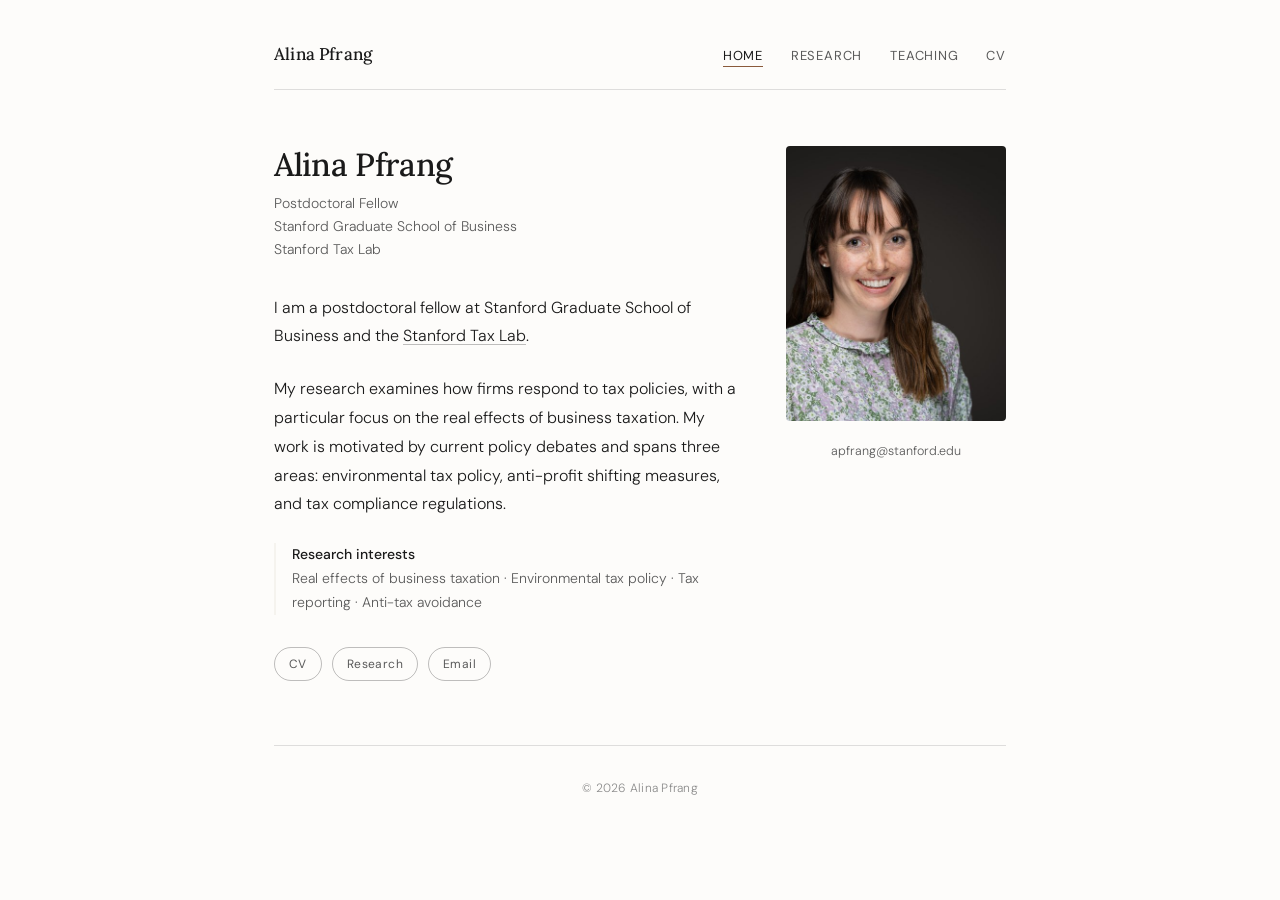
<file: index.html>
<!DOCTYPE html>
<html lang="en">
<head>
  <meta charset="UTF-8">
  <meta name="viewport" content="width=device-width, initial-scale=1.0">
  <title>Alina Pfrang</title>
  <meta name="description" content="Alina Pfrang — Postdoctoral Fellow at Stanford Graduate School of Business and the Stanford Tax Lab. Research on how firms respond to tax policy.">
  <link rel="stylesheet" href="style.css">
</head>
<body>
  <div class="container">
    <nav>
      <a href="index.html" class="nav-name">Alina Pfrang</a>
      <ul class="nav-links">
        <li><a href="index.html" class="active">Home</a></li>
        <li><a href="research.html">Research</a></li>
        <li><a href="teaching.html">Teaching</a></li>
        <li><a href="cv.html">CV</a></li>
      </ul>
    </nav>

    <section class="hero">
      <div>
        <h1>Alina Pfrang</h1>
        <p class="position">
          <span>Postdoctoral Fellow</span>
          <span>Stanford Graduate School of Business</span>
          <span>Stanford Tax Lab</span>
        </p>

        <p class="about-text">
          I am a postdoctoral fellow at Stanford Graduate School of Business and the
          <a href="https://stax.stanford.edu/" target="_blank">Stanford Tax Lab</a>.
        </p>

        <p class="about-text">
          My research examines how firms respond to tax policies, with a particular
          focus on the real effects of business taxation. My work is motivated by
          current policy debates and spans three areas: environmental tax policy,
          anti-profit shifting measures, and tax compliance regulations.
        </p>

        <p class="interests">
          <strong>Research interests</strong><br>
          Real effects of business taxation · Environmental tax policy ·
          Tax reporting · Anti-tax avoidance
        </p>

        <div class="links">
          <a class="link-pill" href="cv.html">CV</a>
          <a class="link-pill" href="research.html">Research</a>
          <a class="link-pill" href="mailto:apfrang@stanford.edu">Email</a>
        </div>
      </div>

      <div class="photo-col">
        <div class="photo-frame">
          <img src="assets/photo.jpg" alt="Alina Pfrang">
        </div>
        <div class="contact-mini">
          <a href="mailto:apfrang@stanford.edu">apfrang@stanford.edu</a>
        </div>
      </div>
    </section>

    <footer>
      © 2026 Alina Pfrang
    </footer>
  </div>
</body>
</html>
</file>
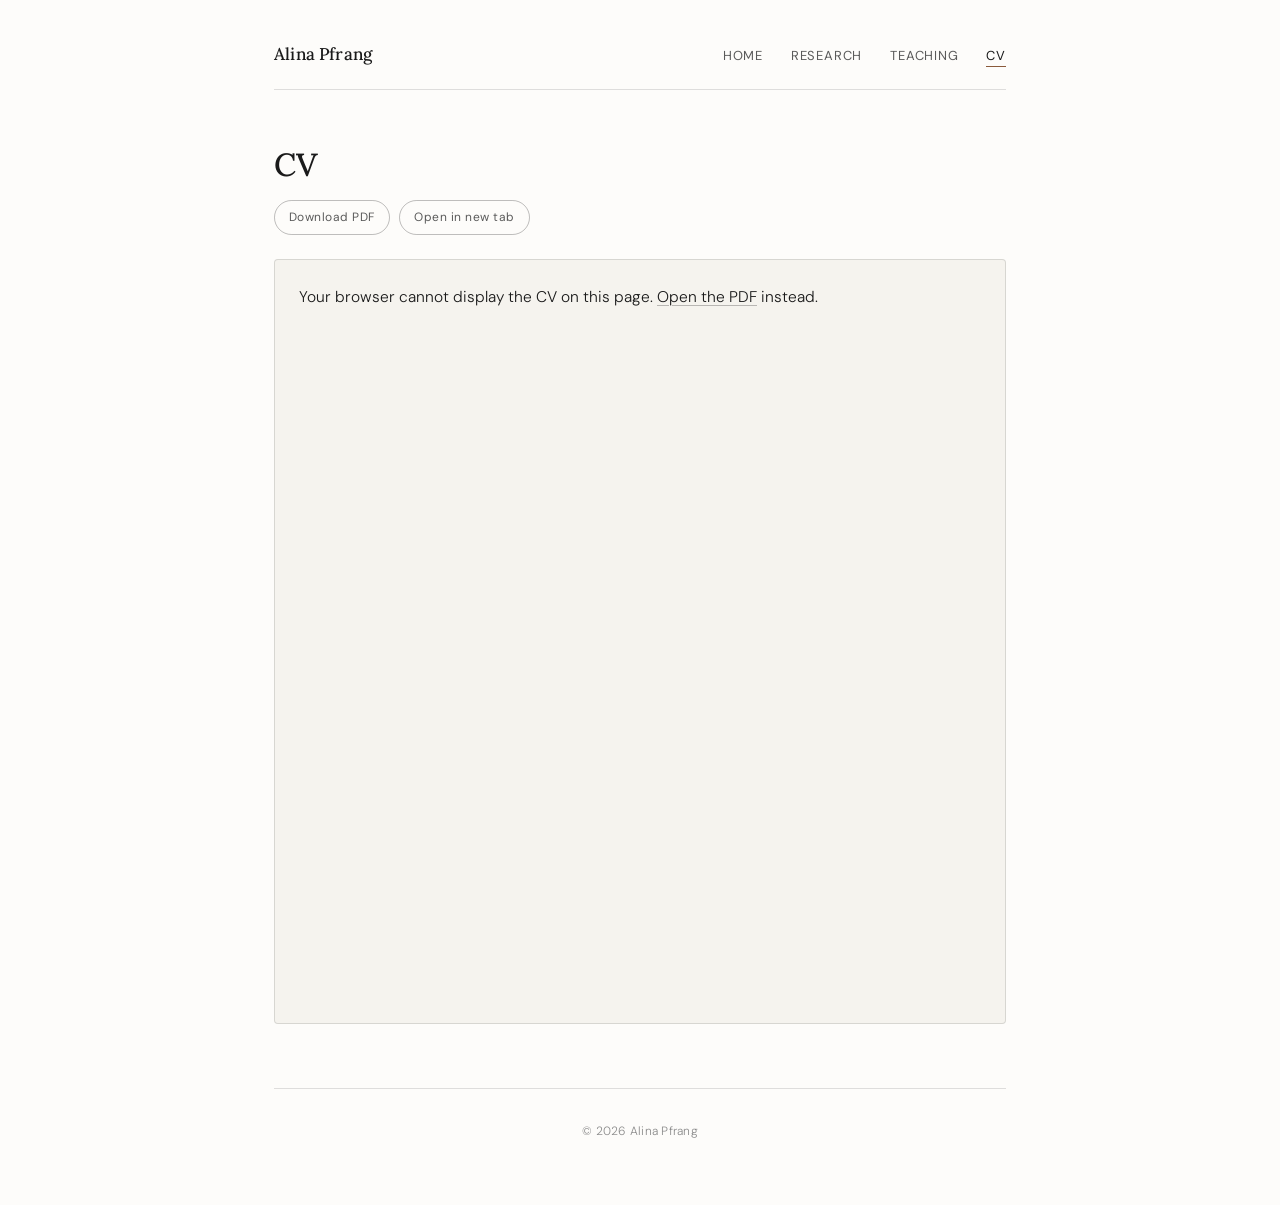
<file: cv.html>
<!DOCTYPE html>
<html lang="en">
<head>
  <meta charset="UTF-8">
  <meta name="viewport" content="width=device-width, initial-scale=1.0">
  <title>CV — Alina Pfrang</title>
  <meta name="description" content="Curriculum vitae of Alina Pfrang, Postdoctoral Fellow at Stanford Graduate School of Business and the Stanford Tax Lab.">
  <link rel="stylesheet" href="style.css">
</head>
<body>
  <div class="container">
    <nav>
      <a href="index.html" class="nav-name">Alina Pfrang</a>
      <ul class="nav-links">
        <li><a href="index.html">Home</a></li>
        <li><a href="research.html">Research</a></li>
        <li><a href="teaching.html">Teaching</a></li>
        <li><a href="cv.html" class="active">CV</a></li>
      </ul>
    </nav>

    <h1>CV</h1>
    <div class="cv-actions">
      <a class="link-pill" href="assets/CV_AlinaPfrang.pdf" download>Download PDF</a>
      <a class="link-pill" href="assets/CV_AlinaPfrang.pdf" target="_blank" rel="noopener">Open in new tab</a>
    </div>

    <object class="cv-viewer" data="assets/CV_AlinaPfrang.pdf#view=FitH&navpanes=0" type="application/pdf" aria-label="Curriculum vitae of Alina Pfrang">
      <p class="cv-fallback">
        Your browser cannot display the CV on this page.
        <a href="assets/CV_AlinaPfrang.pdf" target="_blank" rel="noopener">Open the PDF</a> instead.
      </p>
    </object>

    <p class="cv-mobile-note">
      The CV is a PDF. Use the buttons above to open or download it.
    </p>

    <footer>
      © 2026 Alina Pfrang
    </footer>
  </div>
</body>
</html>
</file>
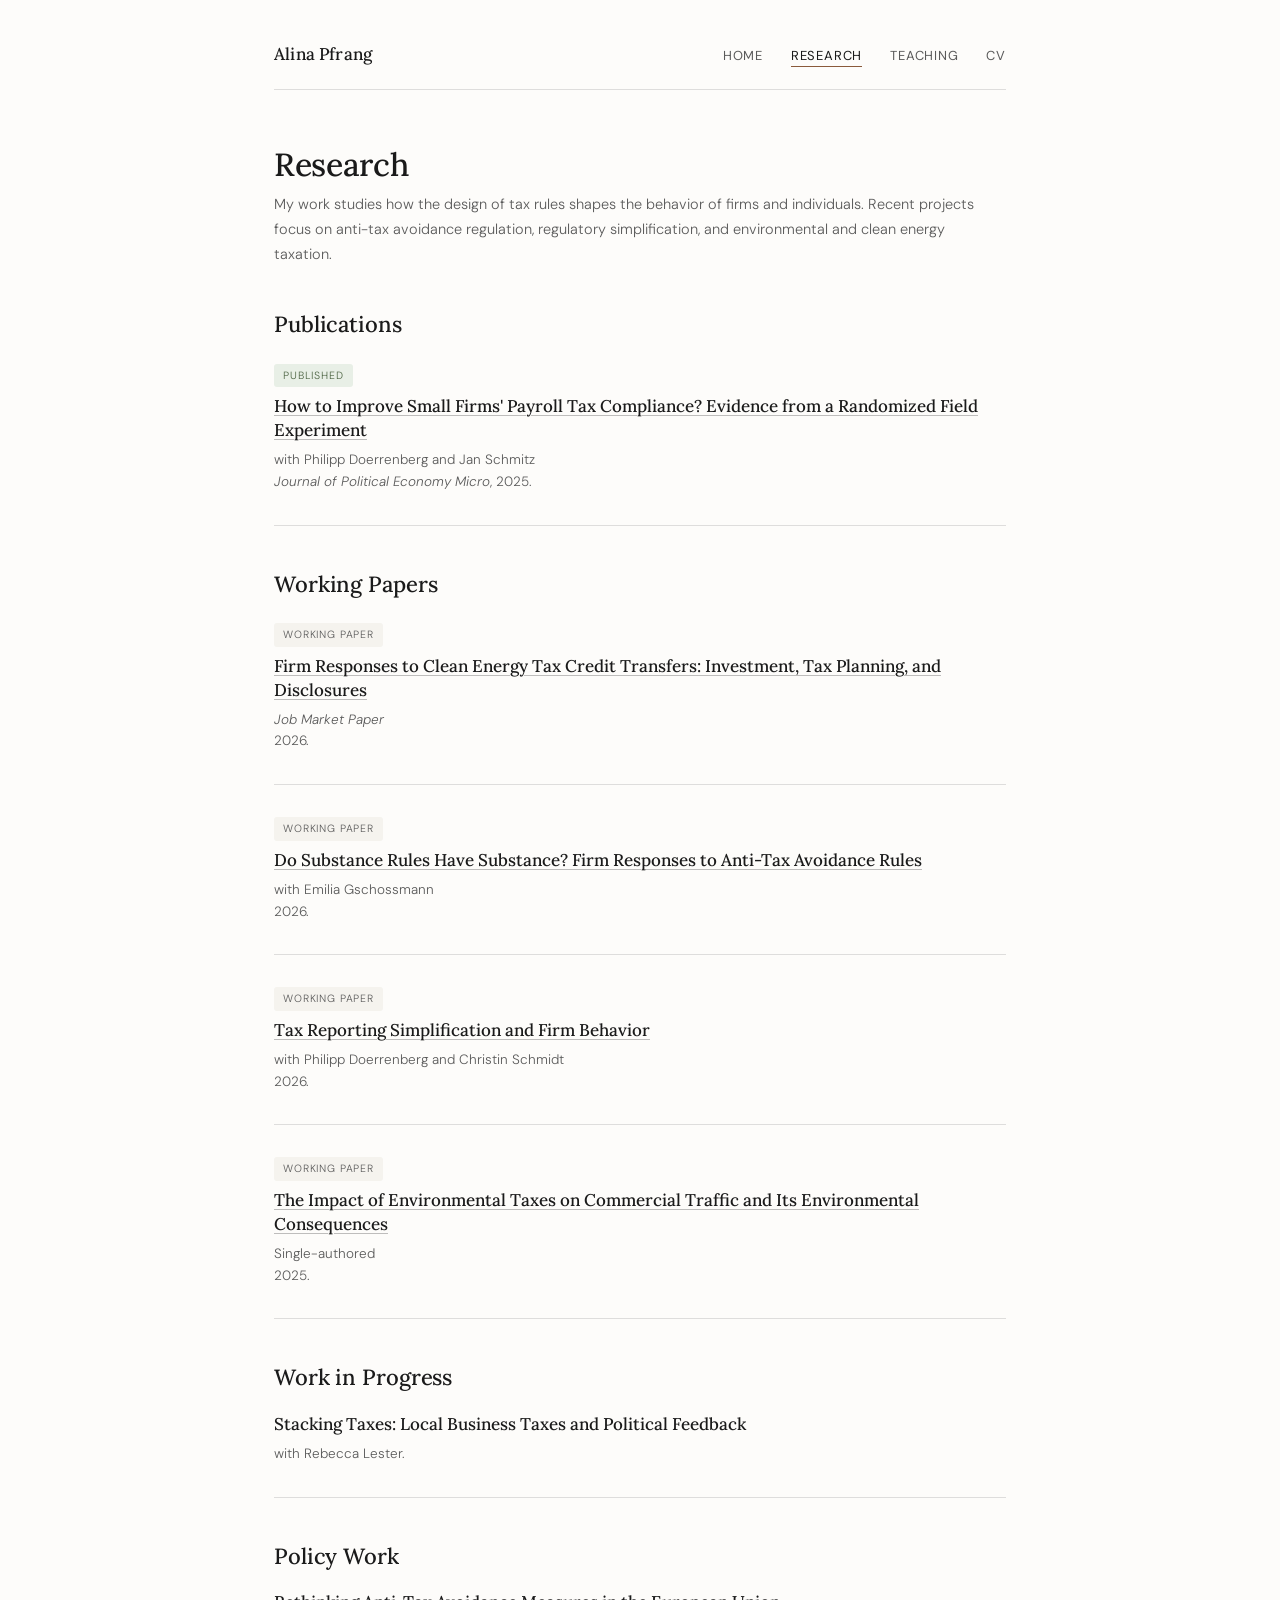
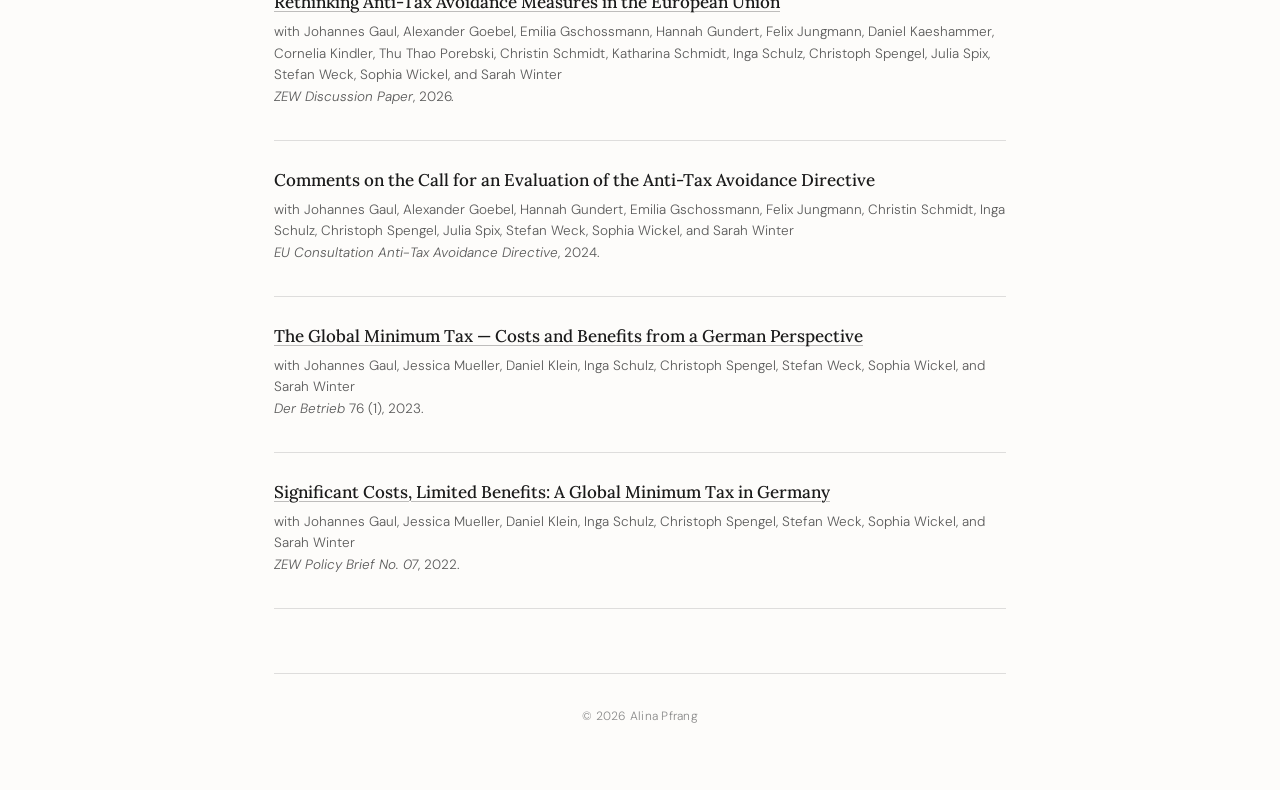
<file: research.html>
<!DOCTYPE html>
<html lang="en">
<head>
  <meta charset="UTF-8">
  <meta name="viewport" content="width=device-width, initial-scale=1.0">
  <title>Research — Alina Pfrang</title>
  <meta name="description" content="Research and publications by Alina Pfrang on tax accounting, anti-tax avoidance, regulatory simplification, and environmental taxation.">
  <link rel="stylesheet" href="style.css">
</head>
<body>
  <div class="container">
    <nav>
      <a href="index.html" class="nav-name">Alina Pfrang</a>
      <ul class="nav-links">
        <li><a href="index.html">Home</a></li>
        <li><a href="research.html" class="active">Research</a></li>
        <li><a href="teaching.html">Teaching</a></li>
        <li><a href="cv.html">CV</a></li>
      </ul>
    </nav>

    <h1>Research</h1>
    <p class="section-intro">
      My work studies how the design of tax rules shapes the behavior of firms
      and individuals. Recent projects focus on anti-tax avoidance regulation,
      regulatory simplification, and environmental and clean energy taxation.
    </p>

    <h2>Publications</h2>

    <div class="paper">
      <span class="paper-status published">Published</span>
      <h3 class="paper-title" style="font-size:17px; color:var(--text-primary); text-transform:none; letter-spacing:0; font-family:'Lora',serif; font-weight:500; margin-top:0;">
        <a href="https://doi.org/10.1086/737569" target="_blank" rel="noopener">How to Improve Small Firms' Payroll Tax Compliance? Evidence from a Randomized Field Experiment</a>
      </h3>
      <p class="paper-meta">
        with Philipp Doerrenberg and Jan Schmitz<br>
        <em>Journal of Political Economy Micro</em>, 2025.
      </p>
    </div>

    <h2>Working Papers</h2>

    <div class="paper">
      <span class="paper-status">Working paper</span>
      <h3 class="paper-title" style="font-size:17px; color:var(--text-primary); text-transform:none; letter-spacing:0; font-family:'Lora',serif; font-weight:500; margin-top:0;">
        <a href="assets/Pfrang_TaxCreditTransfers.pdf" target="_blank" rel="noopener">Firm Responses to Clean Energy Tax Credit Transfers: Investment, Tax Planning, and Disclosures</a>
      </h3>
      <p class="paper-meta">
        <em>Job Market Paper</em><br>
        2026.
      </p>
    </div>

    <div class="paper">
      <span class="paper-status">Working paper</span>
      <h3 class="paper-title" style="font-size:17px; color:var(--text-primary); text-transform:none; letter-spacing:0; font-family:'Lora',serif; font-weight:500; margin-top:0;">
        <a href="assets/GschossmannPfrang2024_MultinationalsResponsesATADCFC_.pdf" target="_blank" rel="noopener">Do Substance Rules Have Substance? Firm Responses to Anti-Tax Avoidance Rules</a>
      </h3>
      <p class="paper-meta">
        with Emilia Gschossmann<br>
        2026.
      </p>
    </div>

    <div class="paper">
      <span class="paper-status">Working paper</span>
      <h3 class="paper-title" style="font-size:17px; color:var(--text-primary); text-transform:none; letter-spacing:0; font-family:'Lora',serif; font-weight:500; margin-top:0;">
        <a href="assets/DoerrenbergPfrangSchmidt2024_SimplificationVATCompliance.pdf" target="_blank" rel="noopener">Tax Reporting Simplification and Firm Behavior</a>
      </h3>
      <p class="paper-meta">
        with Philipp Doerrenberg and Christin Schmidt<br>
        2026.
      </p>
    </div>

    <div class="paper">
      <span class="paper-status">Working paper</span>
      <h3 class="paper-title" style="font-size:17px; color:var(--text-primary); text-transform:none; letter-spacing:0; font-family:'Lora',serif; font-weight:500; margin-top:0;">
        <a href="assets/Pfrang2025_EnvironmentalTaxTruckTraffic.pdf" target="_blank" rel="noopener">The Impact of Environmental Taxes on Commercial Traffic and Its Environmental Consequences</a>
      </h3>
      <p class="paper-meta">
        Single-authored<br>
        2025.
      </p>
    </div>

    <h2>Work in Progress</h2>

    <div class="paper">
      <h3 class="paper-title" style="font-size:17px; color:var(--text-primary); text-transform:none; letter-spacing:0; font-family:'Lora',serif; font-weight:500; margin-top:0;">
        Stacking Taxes: Local Business Taxes and Political Feedback
      </h3>
      <p class="paper-meta">with Rebecca Lester.</p>
    </div>

    <h2>Policy Work</h2>

    <div class="paper">
      <h3 class="paper-title" style="font-size:17px; color:var(--text-primary); text-transform:none; letter-spacing:0; font-family:'Lora',serif; font-weight:500; margin-top:0;">
        <a href="https://www.zew.de/fileadmin/FTP/dp/dp26002.pdf" target="_blank" rel="noopener">Rethinking Anti-Tax Avoidance Measures in the European Union</a>
      </h3>
      <p class="paper-meta">
        with Johannes Gaul, Alexander Goebel, Emilia Gschossmann, Hannah Gundert, Felix Jungmann, Daniel Kaeshammer, Cornelia Kindler, Thu Thao Porebski, Christin Schmidt, Katharina Schmidt, Inga Schulz, Christoph Spengel, Julia Spix, Stefan Weck, Sophia Wickel, and Sarah Winter<br>
        <em>ZEW Discussion Paper</em>, 2026.
      </p>
    </div>

    <div class="paper">
      <h3 class="paper-title" style="font-size:17px; color:var(--text-primary); text-transform:none; letter-spacing:0; font-family:'Lora',serif; font-weight:500; margin-top:0;">
        Comments on the Call for an Evaluation of the Anti-Tax Avoidance Directive
      </h3>
      <p class="paper-meta">
        with Johannes Gaul, Alexander Goebel, Hannah Gundert, Emilia Gschossmann, Felix Jungmann, Christin Schmidt, Inga Schulz, Christoph Spengel, Julia Spix, Stefan Weck, Sophia Wickel, and Sarah Winter<br>
        <em>EU Consultation Anti-Tax Avoidance Directive</em>, 2024.
      </p>
    </div>

    <div class="paper">
      <h3 class="paper-title" style="font-size:17px; color:var(--text-primary); text-transform:none; letter-spacing:0; font-family:'Lora',serif; font-weight:500; margin-top:0;">
        <a href="https://www.wiso-net.de/document/MCDB__DB1423881/toc?all=" target="_blank" rel="noopener">The Global Minimum Tax — Costs and Benefits from a German Perspective</a>
      </h3>
      <p class="paper-meta">
        with Johannes Gaul, Jessica Mueller, Daniel Klein, Inga Schulz, Christoph Spengel, Stefan Weck, Sophia Wickel, and Sarah Winter<br>
        <em>Der Betrieb</em> 76 (1), 2023.
      </p>
    </div>

    <div class="paper">
      <h3 class="paper-title" style="font-size:17px; color:var(--text-primary); text-transform:none; letter-spacing:0; font-family:'Lora',serif; font-weight:500; margin-top:0;">
        <a href="https://www.zew.de/fileadmin/FTP/policybrief/en/pb07-22.pdf" target="_blank" rel="noopener">Significant Costs, Limited Benefits: A Global Minimum Tax in Germany</a>
      </h3>
      <p class="paper-meta">
        with Johannes Gaul, Jessica Mueller, Daniel Klein, Inga Schulz, Christoph Spengel, Stefan Weck, Sophia Wickel, and Sarah Winter<br>
        <em>ZEW Policy Brief No. 07</em>, 2022.
      </p>
    </div>

    <footer>
      © 2026 Alina Pfrang
    </footer>
  </div>
</body>
</html>
</file>
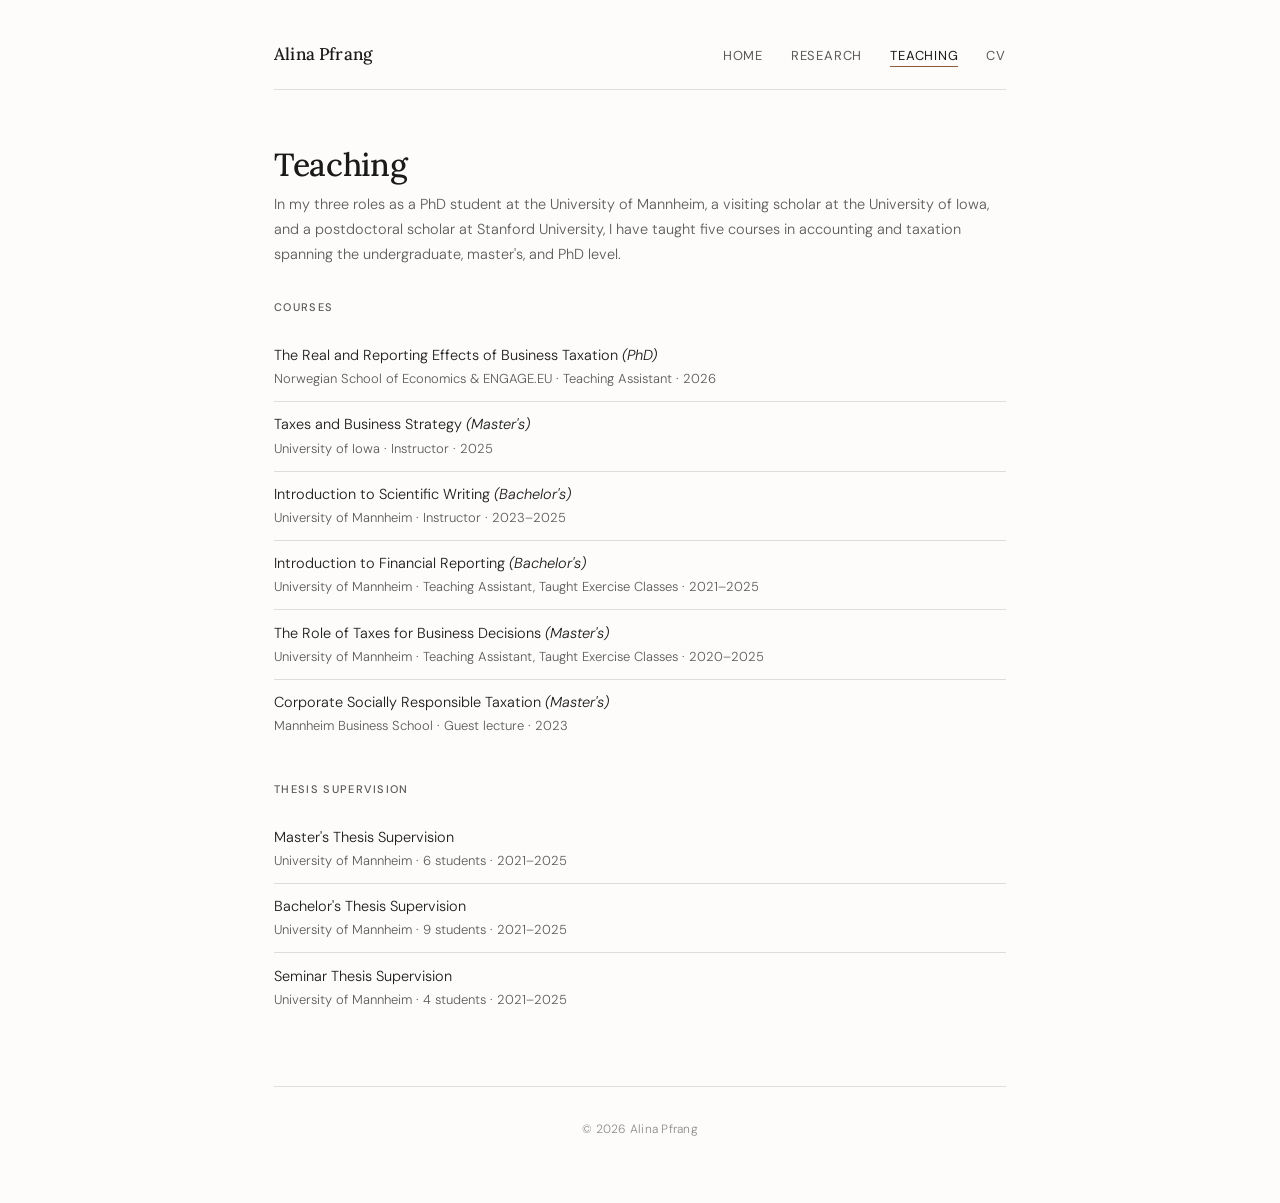
<file: teaching.html>
<!DOCTYPE html>
<html lang="en">
<head>
  <meta charset="UTF-8">
  <meta name="viewport" content="width=device-width, initial-scale=1.0">
  <title>Teaching — Alina Pfrang</title>
  <meta name="description" content="Teaching and supervision by Alina Pfrang at the University of Iowa, University of Mannheim, and Mannheim Business School.">
  <link rel="stylesheet" href="style.css">
</head>
<body>
  <div class="container">
    <nav>
      <a href="index.html" class="nav-name">Alina Pfrang</a>
      <ul class="nav-links">
        <li><a href="index.html">Home</a></li>
        <li><a href="research.html">Research</a></li>
        <li><a href="teaching.html" class="active">Teaching</a></li>
        <li><a href="cv.html">CV</a></li>
      </ul>
    </nav>

    <h1>Teaching</h1>
    <p class="section-intro">
      In my three roles as a PhD student at the University of Mannheim, a visiting
      scholar at the University of Iowa, and a postdoctoral scholar at Stanford
      University, I have taught five courses in accounting and taxation spanning
      the undergraduate, master's, and PhD level.
    </p>

    <h3>Courses</h3>
    <ul class="simple-list">
      <li>
        The Real and Reporting Effects of Business Taxation <em>(PhD)</em>
        <span class="item-meta">Norwegian School of Economics & ENGAGE.EU · Teaching Assistant · 2026</span>
      </li>
      <li>
        Taxes and Business Strategy <em>(Master's)</em>
        <span class="item-meta">University of Iowa · Instructor · 2025</span>
      </li>
      <li>
        Introduction to Scientific Writing <em>(Bachelor's)</em>
        <span class="item-meta">University of Mannheim · Instructor · 2023–2025</span>
      </li>
      <li>
        Introduction to Financial Reporting <em>(Bachelor's)</em>
        <span class="item-meta">University of Mannheim · Teaching Assistant, Taught Exercise Classes · 2021–2025</span>
      </li>
      <li>
        The Role of Taxes for Business Decisions <em>(Master's)</em>
        <span class="item-meta">University of Mannheim · Teaching Assistant, Taught Exercise Classes · 2020–2025</span>
      </li>
      <li>
        Corporate Socially Responsible Taxation <em>(Master's)</em>
        <span class="item-meta">Mannheim Business School · Guest lecture · 2023</span>
      </li>
    </ul>

    <h3>Thesis supervision</h3>
    <ul class="simple-list">
      <li>
        Master's Thesis Supervision
        <span class="item-meta">University of Mannheim · 6 students · 2021–2025</span>
      </li>
      <li>
        Bachelor's Thesis Supervision
        <span class="item-meta">University of Mannheim · 9 students · 2021–2025</span>
      </li>
      <li>
        Seminar Thesis Supervision
        <span class="item-meta">University of Mannheim · 4 students · 2021–2025</span>
      </li>
    </ul>

    <footer>
      © 2026 Alina Pfrang
    </footer>
  </div>
</body>
</html>
</file>
<file: style.css>
/* ============================================
   Alina Pfrang — Personal Website
   Typography: Lora (serif) + DM Sans (sans-serif)
   ============================================ */

@import url('https://fonts.googleapis.com/css2?family=Lora:ital,wght@0,400;0,500;1,400&family=DM+Sans:wght@300;400;500&display=swap');

:root {
  --text-primary: #1a1a1a;
  --text-secondary: #5a5a5a;
  --text-tertiary: #8a8a8a;
  --border: rgba(0, 0, 0, 0.12);
  --border-strong: rgba(0, 0, 0, 0.25);
  --bg: #fdfcfa;
  --bg-soft: #f5f3ee;
  --accent: #8a5a3b;
}

* {
  box-sizing: border-box;
  margin: 0;
  padding: 0;
}

html { scroll-behavior: smooth; }

body {
  font-family: 'DM Sans', sans-serif;
  font-weight: 300;
  font-size: 16px;
  line-height: 1.7;
  color: var(--text-primary);
  background: var(--bg);
  -webkit-font-smoothing: antialiased;
  -moz-osx-font-smoothing: grayscale;
}

.container {
  max-width: 780px;
  margin: 0 auto;
  padding: 2.5rem 1.5rem 4rem;
}

/* ---------- Navigation ---------- */
nav {
  display: flex;
  align-items: center;
  justify-content: space-between;
  margin-bottom: 3.5rem;
  padding-bottom: 1.25rem;
  border-bottom: 1px solid var(--border);
  flex-wrap: wrap;
  gap: 1rem;
}

.nav-name {
  font-family: 'Lora', serif;
  font-size: 17px;
  font-weight: 500;
  letter-spacing: 0.01em;
  text-decoration: none;
  color: var(--text-primary);
}

.nav-links {
  display: flex;
  gap: 1.75rem;
  list-style: none;
}

.nav-links a {
  font-size: 13px;
  font-weight: 400;
  color: var(--text-secondary);
  text-decoration: none;
  letter-spacing: 0.06em;
  text-transform: uppercase;
  transition: color 0.15s;
  padding-bottom: 2px;
  border-bottom: 1px solid transparent;
}

.nav-links a:hover { color: var(--text-primary); }
.nav-links a.active {
  color: var(--text-primary);
  border-bottom-color: var(--accent);
}

/* ---------- Typography ---------- */
h1 {
  font-family: 'Lora', serif;
  font-size: 32px;
  font-weight: 500;
  line-height: 1.2;
  margin-bottom: 0.5rem;
  letter-spacing: -0.01em;
}

h2 {
  font-family: 'Lora', serif;
  font-size: 22px;
  font-weight: 500;
  margin-bottom: 1rem;
  margin-top: 2.5rem;
  letter-spacing: -0.005em;
}

h3 {
  font-family: 'DM Sans', sans-serif;
  font-size: 11px;
  font-weight: 500;
  letter-spacing: 0.12em;
  text-transform: uppercase;
  color: var(--text-secondary);
  margin-bottom: 1rem;
  margin-top: 2rem;
}

p {
  margin-bottom: 1.1rem;
  font-size: 15.5px;
}

a {
  color: var(--text-primary);
  text-decoration: underline;
  text-decoration-color: var(--border-strong);
  text-underline-offset: 3px;
  text-decoration-thickness: 1px;
  transition: text-decoration-color 0.15s;
}

a:hover { text-decoration-color: var(--accent); }

/* ---------- Home page hero ---------- */
.hero {
  display: grid;
  grid-template-columns: 1fr 220px;
  gap: 3rem;
  align-items: start;
  margin-bottom: 2rem;
}

.position {
  font-size: 14px;
  color: var(--text-secondary);
  line-height: 1.65;
  margin-bottom: 2rem;
}

.position span { display: block; }

.about-text {
  font-size: 16px;
  line-height: 1.8;
  margin-bottom: 1.5rem;
}

.interests {
  font-size: 14px;
  color: var(--text-secondary);
  margin-bottom: 2rem;
  padding-left: 1rem;
  border-left: 2px solid var(--bg-soft);
}

.interests strong {
  color: var(--text-primary);
  font-weight: 500;
}

.links {
  display: flex;
  flex-wrap: wrap;
  gap: 0.6rem;
}

.link-pill {
  font-family: 'DM Sans', sans-serif;
  font-size: 12px;
  font-weight: 400;
  letter-spacing: 0.04em;
  padding: 6px 14px;
  border: 1px solid var(--border-strong);
  border-radius: 20px;
  color: var(--text-secondary);
  text-decoration: none;
  transition: all 0.15s;
  background: transparent;
}

.link-pill:hover {
  color: var(--text-primary);
  border-color: var(--accent);
  background: var(--bg-soft);
}

/* ---------- Photo column ---------- */
.photo-col {
  display: flex;
  flex-direction: column;
  align-items: center;
  gap: 1.25rem;
}

.photo-frame {
  width: 100%;
  aspect-ratio: 4 / 5;
  border-radius: 4px;
  overflow: hidden;
  background: var(--bg-soft);
}

.photo-frame img {
  width: 100%;
  height: 100%;
  object-fit: cover;
  display: block;
}

.contact-mini {
  font-size: 12.5px;
  color: var(--text-secondary);
  text-align: center;
  line-height: 1.7;
}

.contact-mini a {
  color: var(--text-secondary);
  text-decoration: none;
}

.contact-mini a:hover { color: var(--text-primary); }

/* ---------- Research / Teaching lists ---------- */
.paper {
  margin-bottom: 1.75rem;
  padding-bottom: 1.5rem;
  border-bottom: 1px solid var(--border);
}

.paper:last-child {
  border-bottom: none;
}

.paper-title {
  font-family: 'Lora', serif;
  font-size: 17px;
  font-weight: 500;
  line-height: 1.4;
  margin-bottom: 0.4rem;
  color: var(--text-primary);
}

.paper-meta {
  font-size: 13.5px;
  color: var(--text-secondary);
  margin-bottom: 0.5rem;
  line-height: 1.6;
}

.paper-status {
  display: inline-block;
  font-family: 'DM Sans', sans-serif;
  font-size: 10.5px;
  letter-spacing: 0.08em;
  text-transform: uppercase;
  padding: 3px 9px;
  background: var(--bg-soft);
  border-radius: 3px;
  color: var(--text-secondary);
  margin-bottom: 0.5rem;
}

.paper-status.published {
  background: #e8efe6;
  color: #4a6240;
}

.section-intro {
  font-size: 14.5px;
  color: var(--text-secondary);
  margin-bottom: 2rem;
  line-height: 1.7;
}

ul.simple-list {
  list-style: none;
  padding: 0;
}

ul.simple-list li {
  font-size: 14.5px;
  padding: 0.7rem 0;
  border-bottom: 1px solid var(--border);
  color: var(--text-primary);
  line-height: 1.6;
}

ul.simple-list li:last-child { border-bottom: none; }

ul.simple-list .item-meta {
  display: block;
  font-size: 13px;
  color: var(--text-secondary);
  margin-top: 2px;
}

/* ---------- CV page ---------- */
.cv-actions {
  display: flex;
  flex-wrap: wrap;
  gap: 0.6rem;
  margin: 1rem 0 1.5rem;
}

.cv-viewer {
  display: block;
  width: 100%;
  height: 85vh;
  min-height: 600px;
  border: 1px solid var(--border);
  border-radius: 4px;
  background: var(--bg-soft);
}

.cv-fallback { padding: 1.5rem; }

.cv-mobile-note { display: none; }

/* ---------- Footer ---------- */
footer {
  margin-top: 4rem;
  padding-top: 2rem;
  border-top: 1px solid var(--border);
  font-size: 12px;
  color: var(--text-tertiary);
  text-align: center;
  letter-spacing: 0.02em;
}

/* ---------- Responsive ---------- */
@media (max-width: 640px) {
  .container {
    padding: 1.5rem 1.25rem 3rem;
  }
  .hero {
    grid-template-columns: 1fr;
    gap: 2rem;
  }
  .photo-col {
    order: -1;
    max-width: 200px;
    margin: 0 auto;
  }
  h1 { font-size: 28px; }
  h2 { font-size: 20px; }
  nav {
    margin-bottom: 2rem;
  }
  .nav-links {
    gap: 1.25rem;
  }
  .cv-viewer { display: none; }
  .cv-mobile-note { display: block; }
}
</file>
